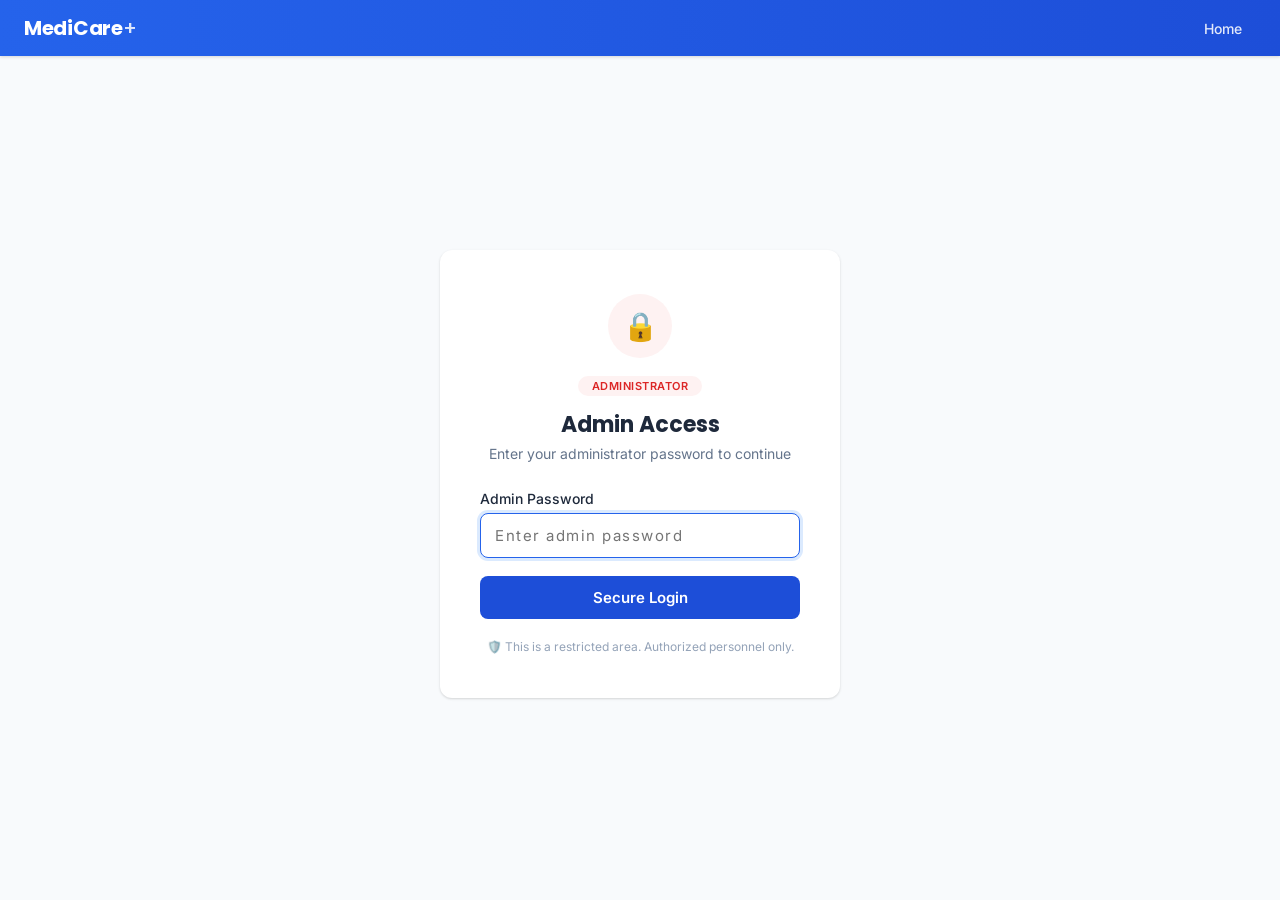
<file: web/admin/login.html>
<!doctype html>
<html lang="en">
<head>
  <meta charset="utf-8" />
  <meta name="viewport" content="width=device-width, initial-scale=1" />
  <title>MediCare+ — Admin Login</title>
  <link rel="preconnect" href="https://fonts.googleapis.com">
  <link rel="preconnect" href="https://fonts.gstatic.com" crossorigin>
  <link href="https://fonts.googleapis.com/css2?family=Inter:wght@400;500;600&family=Poppins:wght@400;500;600;700&display=swap" rel="stylesheet">
  <link rel="stylesheet" href="../navbar.css">
  <style>
    * { box-sizing: border-box; margin: 0; padding: 0; }

    body {
      font-family: 'Inter', 'Poppins', sans-serif;
      background: #F8FAFC;
      min-height: 100vh;
    }

    .page-wrapper {
      min-height: 100vh;
      display: flex;
      align-items: center;
      justify-content: center;
      padding: 80px 16px 32px;
    }

    .card {
      background: #FFFFFF;
      border-radius: 12px;
      box-shadow: 0 1px 3px rgba(0,0,0,0.1), 0 1px 2px rgba(0,0,0,0.06);
      padding: 44px 40px;
      width: 100%;
      max-width: 400px;
      text-align: center;
    }

    .lock-icon {
      width: 64px;
      height: 64px;
      background: #FEF2F2;
      border-radius: 50%;
      display: flex;
      align-items: center;
      justify-content: center;
      font-size: 28px;
      margin: 0 auto 16px;
    }

    .role-label {
      display: inline-block;
      padding: 3px 14px;
      border-radius: 20px;
      font-size: 11px;
      font-weight: 600;
      letter-spacing: 0.5px;
      text-transform: uppercase;
      background: #FEF2F2;
      color: #DC2626;
      margin-bottom: 12px;
    }

    .card-title {
      font-family: 'Poppins', sans-serif;
      font-size: 22px;
      font-weight: 700;
      color: #1E293B;
      margin-bottom: 4px;
    }
    .card-subtitle {
      font-size: 14px;
      color: #64748B;
      margin-bottom: 28px;
    }

    .form-group { margin-bottom: 18px; text-align: left; }
    .form-group label {
      display: block;
      font-size: 14px;
      font-weight: 500;
      color: #1E293B;
      margin-bottom: 6px;
    }
    .form-group input[type="password"] {
      width: 100%;
      padding: 12px 14px;
      border: 1px solid #E2E8F0;
      border-radius: 8px;
      background: #FFFFFF;
      font-size: 15px;
      color: #1E293B;
      font-family: inherit;
      letter-spacing: 0.1em;
      transition: border-color 0.2s, box-shadow 0.2s;
    }
    .form-group input[type="password"]:focus {
      outline: none;
      border-color: #2563EB;
      box-shadow: 0 0 0 3px #DBEAFE;
    }

    .btn-primary {
      background: #1D4ED8;
      color: #fff;
      border: none;
      border-radius: 8px;
      padding: 12px 24px;
      font-size: 15px;
      font-weight: 600;
      cursor: pointer;
      width: 100%;
      font-family: inherit;
      transition: background 0.2s ease;
    }
    .btn-primary:hover { background: #1E40AF; }

    .secure-note {
      margin-top: 20px;
      font-size: 12px;
      color: #94A3B8;
      display: flex;
      align-items: center;
      justify-content: center;
      gap: 5px;
    }


  </style>
</head>
<body>
  <nav class="navbar">
    <a href="../index.html" class="navbar-brand">MediCare<span>+</span></a>
    <div class="navbar-nav">
      <a href="../index.html" class="nav-link">Home</a>
    </div>
  </nav>

  <div class="page-wrapper">
    <div class="card">
      <div class="lock-icon">🔒</div>
      <div class="role-label">Administrator</div>
      <h2 class="card-title">Admin Access</h2>
      <p class="card-subtitle">Enter your administrator password to continue</p>

      <form action="../admin/login" method="POST">
        <div class="form-group">
          <label for="password">Admin Password</label>
          <input type="password" id="password" name="password" placeholder="Enter admin password" required autofocus>
        </div>
        <button type="submit" class="btn-primary">Secure Login</button>
      </form>

      <div class="secure-note">🛡️ This is a restricted area. Authorized personnel only.</div>
    </div>
  </div>
</body>
</html>
</file>
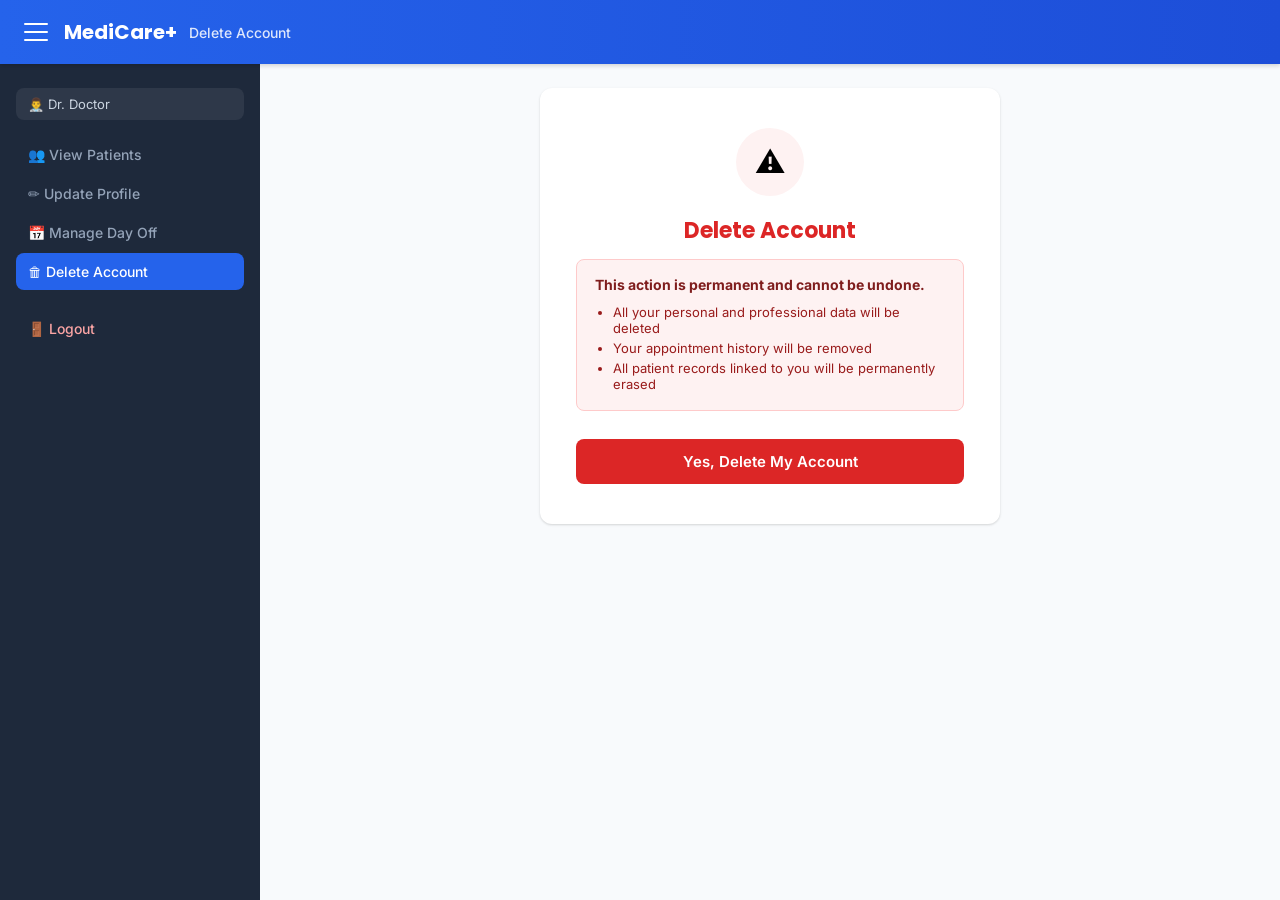
<file: web/doctor/delete-account.html>
<!DOCTYPE html>
<html lang="en">
<head>
  <meta charset="UTF-8">
  <meta name="viewport" content="width=device-width, initial-scale=1.0">
  <title>MediCare+ &#8212; Delete Doctor Account</title>
  <link rel="preconnect" href="https://fonts.googleapis.com">
  <link href="https://fonts.googleapis.com/css2?family=Inter:wght@400;500;600;700&family=Poppins:wght@400;500;600;700&display=swap" rel="stylesheet">
  <style>
    *{margin:0;padding:0;box-sizing:border-box}
    body{font-family:'Inter','Poppins',sans-serif;background:#F8FAFC;min-height:100vh}

    /* ── Navbar ── */
    .navbar{position:fixed;top:0;left:0;right:0;height:64px;background:linear-gradient(to right,#2563EB,#1D4ED8);display:flex;align-items:center;padding:0 24px;z-index:1100;box-shadow:0 2px 4px rgba(0,0,0,0.15)}
    .hamburger-btn{display:flex;flex-direction:column;justify-content:space-between;width:24px;height:18px;cursor:pointer;background:none;border:none;padding:0;margin-right:16px;flex-shrink:0}
    .hamburger-btn span{display:block;height:2px;width:100%;background:white;border-radius:2px}
    .navbar-brand{color:white;font-size:20px;font-weight:700;font-family:'Poppins',sans-serif;margin-right:12px}
    .navbar-title{color:rgba(255,255,255,0.85);font-size:14px;font-weight:500}

    /* ── Sidebar ── */
    .sidebar{position:fixed;left:0;top:64px;width:260px;height:calc(100% - 64px);background:#1E293B;padding:24px 16px;color:white;z-index:1000;overflow-y:auto;transition:transform 0.3s ease}
    .welcome{padding:8px 12px;background:rgba(255,255,255,0.07);border-radius:8px;margin-bottom:16px;font-size:13px;color:#CBD5E1}
    .menu-item{display:block;padding:10px 12px;margin:2px 0;color:#94A3B8;text-decoration:none;border-radius:8px;transition:all 0.2s;font-size:14px;font-weight:500}
    .menu-item:hover{background:rgba(37,99,235,0.25);color:#E2E8F0}
    .menu-item.active{background:#2563EB;color:white}
    .logout-btn{display:block;padding:10px 12px;margin:20px 0 2px;color:#FCA5A5;text-decoration:none;border-radius:8px;transition:all 0.2s;font-size:14px;font-weight:500}
    .logout-btn:hover{background:rgba(220,38,38,0.15)}
    .sidebar-overlay{display:none;position:fixed;inset:0;top:64px;background:rgba(0,0,0,0.4);z-index:999}
    body.sidebar-collapsed .sidebar{transform:translateX(-260px)}
    body.sidebar-collapsed .main-content{margin-left:0}
    body.sidebar-mobile-open .sidebar{transform:translateX(0)}
    body.sidebar-mobile-open .sidebar-overlay{display:block}

    /* ── Main content ── */
    .main-content{margin-left:260px;padding:24px;min-height:100vh;background:#F8FAFC;padding-top:88px;transition:margin-left 0.3s ease;display:flex;align-items:flex-start;justify-content:center}
    @media(max-width:768px){.main-content{margin-left:0!important}.sidebar{transform:translateX(-260px)}}

    /* ── Delete card ── */
    .card{background:#FFFFFF;border-radius:12px;box-shadow:0 1px 3px rgba(0,0,0,0.1),0 1px 2px rgba(0,0,0,0.06);padding:40px 36px;width:100%;max-width:460px;text-align:center}
    .danger-icon{width:68px;height:68px;background:#FEF2F2;border-radius:50%;display:flex;align-items:center;justify-content:center;font-size:30px;margin:0 auto 18px}
    .card-title{font-family:'Poppins',sans-serif;font-size:22px;font-weight:700;color:#DC2626;margin-bottom:12px}
    .warning-box{background:#FEF2F2;border:1px solid #FECACA;border-radius:8px;padding:14px 18px;margin-bottom:28px;text-align:left}
    .warning-box p{font-size:14px;color:#7F1D1D;line-height:1.6}
    .warning-box ul{margin-top:8px;padding-left:18px}
    .warning-box ul li{font-size:13px;color:#991B1B;margin-bottom:4px}
    .btn-danger{background:#DC2626;color:#fff;border:none;border-radius:8px;padding:13px 24px;font-size:15px;font-weight:600;cursor:pointer;width:100%;font-family:inherit;transition:background 0.2s ease}
    .btn-danger:hover{background:#B91C1C}
  </style>
</head>
<body>

  <!-- Navbar -->
  <div class="navbar">
    <button class="hamburger-btn" onclick="toggleSidebar()" aria-label="Toggle menu">
      <span></span><span></span><span></span>
    </button>
    <span class="navbar-brand">MediCare+</span>
    <span class="navbar-title">Delete Account</span>
  </div>
  <div class="sidebar-overlay" onclick="toggleSidebar()"></div>

  <!-- Doctor Sidebar -->
  <div class="sidebar">
    <div class="welcome">&#128104;&#8205;&#9877; Dr. Doctor</div>
    <a href="../doctor/dashboard" class="menu-item">&#128101; View Patients</a>
    <a href="../doctor/profile-edit"       class="menu-item">&#9999; Update Profile</a>
    <a href="../doctor/day-off"           class="menu-item">&#128197; Manage Day Off</a>
    <a href="../doctor/delete-account" class="menu-item active">&#128465; Delete Account</a>
    <a href="../doctor/logout" class="logout-btn">&#128682; Logout</a>
  </div>

  <!-- Main Content -->
  <div class="main-content">
    <div class="card">
      <div class="danger-icon">&#9888;&#65039;</div>
      <h1 class="card-title">Delete Account</h1>

      <div class="warning-box">
        <p><strong>This action is permanent and cannot be undone.</strong></p>
        <ul>
          <li>All your personal and professional data will be deleted</li>
          <li>Your appointment history will be removed</li>
          <li>All patient records linked to you will be permanently erased</li>
        </ul>
      </div>

      <form action="../doctor/delete-account" method="post" onsubmit="return confirm('Are you sure you want to delete your account? This action cannot be undone.');">
        <button type="submit" class="btn-danger">Yes, Delete My Account</button>
      </form>
    </div>
  </div>

  <script>
    var isMobile = function(){ return window.innerWidth <= 768; };
    function toggleSidebar(){
      if(isMobile()){ document.body.classList.toggle('sidebar-mobile-open'); }
      else { document.body.classList.toggle('sidebar-collapsed'); }
    }
    window.addEventListener('resize', function(){
      if(!isMobile()){ document.body.classList.remove('sidebar-mobile-open'); }
      else { document.body.classList.remove('sidebar-collapsed'); }
    });
  </script>
</body>
</html>
</file>
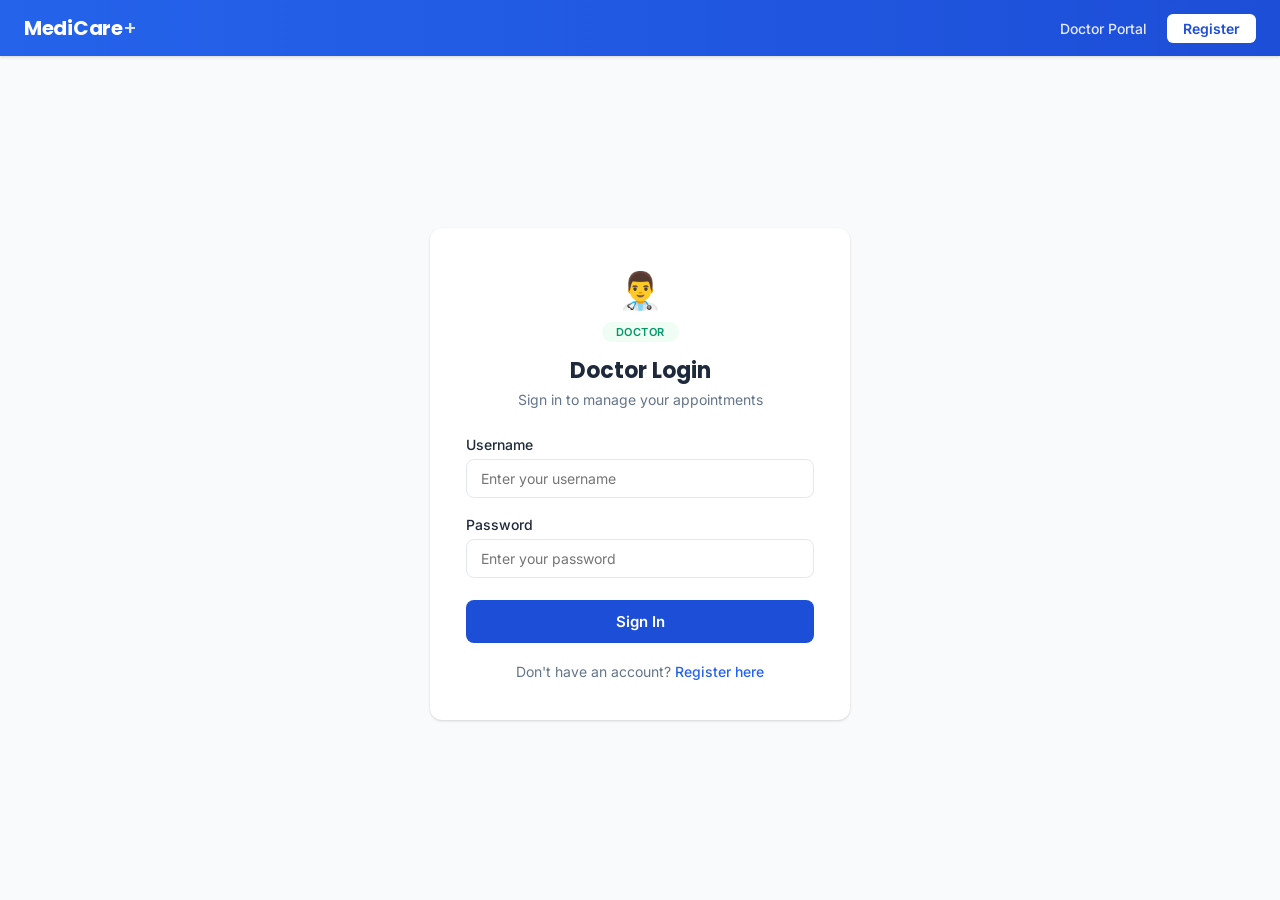
<file: web/doctor/login.html>
<!doctype html>
<html lang="en">
<head>
  <meta charset="utf-8" />
  <meta name="viewport" content="width=device-width, initial-scale=1" />
  <title>MediCare+ — Doctor Login</title>
  <link rel="preconnect" href="https://fonts.googleapis.com">
  <link rel="preconnect" href="https://fonts.gstatic.com" crossorigin>
  <link href="https://fonts.googleapis.com/css2?family=Inter:wght@400;500;600&family=Poppins:wght@400;500;600;700&display=swap" rel="stylesheet">
  <link rel="stylesheet" href="../navbar.css">
  <style>
    * { box-sizing: border-box; margin: 0; padding: 0; }

    body {
      font-family: 'Inter', 'Poppins', sans-serif;
      background: #F8FAFC;
      min-height: 100vh;
    }

    .page-wrapper {
      min-height: 100vh;
      display: flex;
      align-items: center;
      justify-content: center;
      padding: 80px 16px 32px;
    }

    .card {
      background: #FFFFFF;
      border-radius: 12px;
      box-shadow: 0 1px 3px rgba(0,0,0,0.1), 0 1px 2px rgba(0,0,0,0.06);
      padding: 40px 36px;
      width: 100%;
      max-width: 420px;
    }

    .card-header {
      text-align: center;
      margin-bottom: 28px;
    }
    .card-badge { font-size: 36px; margin-bottom: 8px; }
    .role-label {
      display: inline-block;
      padding: 3px 14px;
      border-radius: 20px;
      font-size: 11px;
      font-weight: 600;
      letter-spacing: 0.5px;
      text-transform: uppercase;
      background: #F0FDF4;
      color: #059669;
      margin-bottom: 12px;
    }
    .card-title {
      font-family: 'Poppins', sans-serif;
      font-size: 22px;
      font-weight: 700;
      color: #1E293B;
      margin-bottom: 4px;
    }
    .card-subtitle { font-size: 14px; color: #64748B; }

    .form-group { margin-bottom: 18px; }
    .form-group label {
      display: block;
      font-size: 14px;
      font-weight: 500;
      color: #1E293B;
      margin-bottom: 6px;
    }
    .form-group input {
      width: 100%;
      padding: 10px 14px;
      border: 1px solid #E2E8F0;
      border-radius: 8px;
      background: #FFFFFF;
      font-size: 14px;
      color: #1E293B;
      font-family: inherit;
      transition: border-color 0.2s, box-shadow 0.2s;
    }
    .form-group input:focus {
      outline: none;
      border-color: #2563EB;
      box-shadow: 0 0 0 3px #DBEAFE;
    }

    .btn-primary {
      background: #1D4ED8;
      color: #fff;
      border: none;
      border-radius: 8px;
      padding: 12px 24px;
      font-size: 15px;
      font-weight: 600;
      cursor: pointer;
      width: 100%;
      font-family: inherit;
      margin-top: 4px;
      transition: background 0.2s ease;
    }
    .btn-primary:hover { background: #1E40AF; }

    .form-footer {
      text-align: center;
      margin-top: 20px;
      font-size: 14px;
      color: #64748B;
    }
    .form-footer a {
      color: #2563EB;
      text-decoration: none;
      font-weight: 500;
    }
    .form-footer a:hover { text-decoration: underline; }


  </style>
</head>
<body>
  <nav class="navbar">
    <a href="../index.html" class="navbar-brand">MediCare<span>+</span></a>
    <div class="navbar-nav">
      <a href="../doctor/portal.html" class="nav-link">Doctor Portal</a>
      <a href="../doctor/register.html" class="nav-btn">Register</a>
    </div>
  </nav>

  <div class="page-wrapper">
    <div class="card">
      <div class="card-header">
        <div class="card-badge">👨‍⚕️</div>
        <div class="role-label">Doctor</div>
        <h2 class="card-title">Doctor Login</h2>
        <p class="card-subtitle">Sign in to manage your appointments</p>
      </div>

      <form action="../doctor/login" method="POST">
        <div class="form-group">
          <label for="t1">Username</label>
          <input type="text" id="t1" name="t1" placeholder="Enter your username" required>
        </div>
        <div class="form-group">
          <label for="t2">Password</label>
          <input type="password" id="t2" name="t2" placeholder="Enter your password" required>
        </div>
        <button type="submit" class="btn-primary">Sign In</button>
      </form>

      <div class="form-footer">
        Don't have an account? <a href="../doctor/register.html">Register here</a>
      </div>
    </div>
  </div>
</body>
</html>
</file>
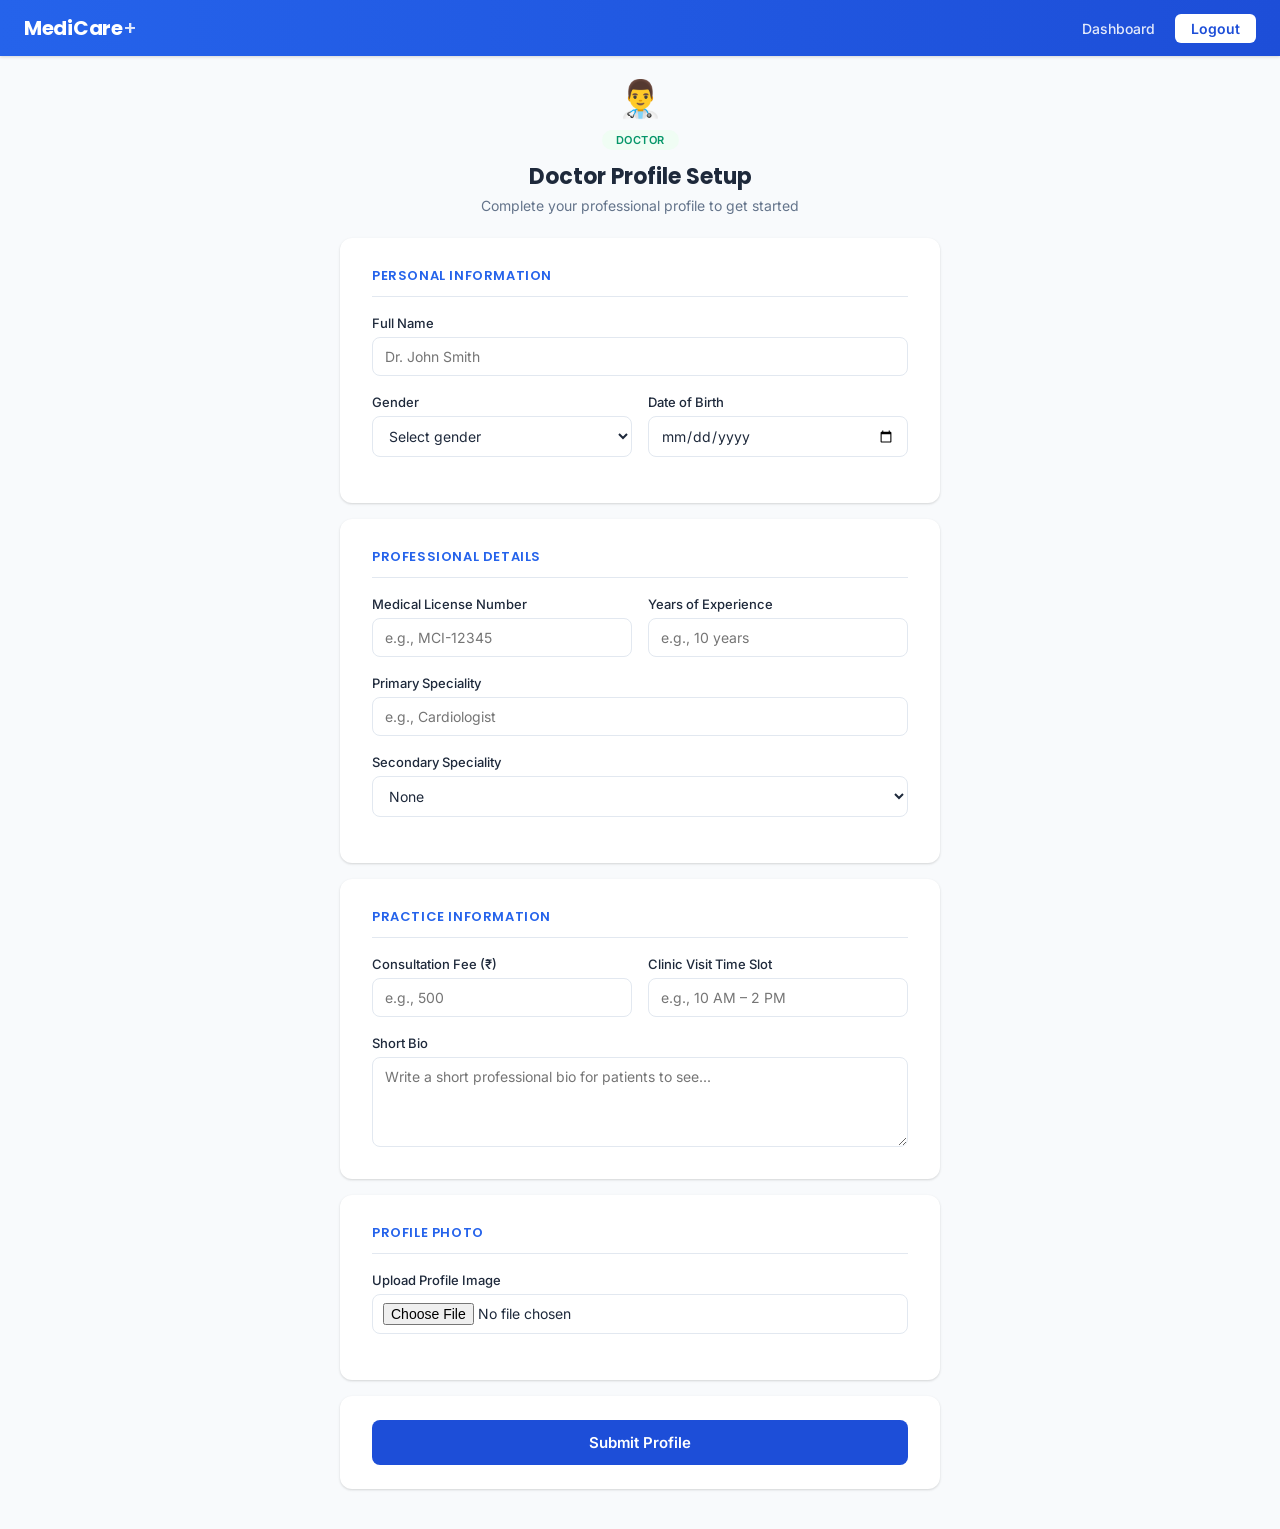
<file: web/doctor/profile-form.html>
<!DOCTYPE html>
<html lang="en">
<head>
  <meta charset="UTF-8">
  <meta name="viewport" content="width=device-width, initial-scale=1.0">
  <title>MediCare+ — Doctor Profile</title>
  <link rel="preconnect" href="https://fonts.googleapis.com">
  <link rel="preconnect" href="https://fonts.gstatic.com" crossorigin>
  <link href="https://fonts.googleapis.com/css2?family=Inter:wght@400;500;600&family=Poppins:wght@400;500;600;700&display=swap" rel="stylesheet">
  <link rel="stylesheet" href="../navbar.css">
  <style>
    * { box-sizing: border-box; margin: 0; padding: 0; }

    body {
      font-family: 'Inter', 'Poppins', sans-serif;
      background: #F8FAFC;
      min-height: 100vh;
    }

    .page-wrapper {
      padding: 76px 16px 40px;
      display: flex;
      justify-content: center;
    }

    .form-container {
      width: 100%;
      max-width: 600px;
    }

    .page-header {
      text-align: center;
      margin-bottom: 24px;
    }
    .page-badge { font-size: 36px; margin-bottom: 8px; }
    .role-label {
      display: inline-block;
      padding: 3px 14px;
      border-radius: 20px;
      font-size: 11px;
      font-weight: 600;
      letter-spacing: 0.5px;
      text-transform: uppercase;
      background: #F0FDF4;
      color: #059669;
      margin-bottom: 10px;
    }
    .page-title {
      font-family: 'Poppins', sans-serif;
      font-size: 22px;
      font-weight: 700;
      color: #1E293B;
      margin-bottom: 4px;
    }
    .page-subtitle { font-size: 14px; color: #64748B; }

    .card {
      background: #FFFFFF;
      border-radius: 12px;
      box-shadow: 0 1px 3px rgba(0,0,0,0.1), 0 1px 2px rgba(0,0,0,0.06);
      padding: 28px 32px;
      margin-bottom: 16px;
    }

    .section-title {
      font-family: 'Poppins', sans-serif;
      font-size: 13px;
      font-weight: 600;
      color: #2563EB;
      text-transform: uppercase;
      letter-spacing: 0.6px;
      margin-bottom: 18px;
      padding-bottom: 10px;
      border-bottom: 1px solid #E2E8F0;
    }

    .form-row {
      display: grid;
      grid-template-columns: 1fr 1fr;
      gap: 16px;
    }

    .form-group { margin-bottom: 18px; }
    .form-group:last-child { margin-bottom: 0; }

    .form-group label {
      display: block;
      font-size: 13px;
      font-weight: 500;
      color: #1E293B;
      margin-bottom: 6px;
    }

    .form-group input[type="text"],
    .form-group input[type="date"],
    .form-group input[type="number"],
    .form-group input[type="file"],
    .form-group select,
    .form-group textarea {
      width: 100%;
      padding: 10px 12px;
      border: 1px solid #E2E8F0;
      border-radius: 8px;
      background: #FFFFFF;
      font-size: 14px;
      color: #1E293B;
      font-family: inherit;
      transition: border-color 0.2s, box-shadow 0.2s;
    }
    .form-group input:focus,
    .form-group select:focus,
    .form-group textarea:focus {
      outline: none;
      border-color: #2563EB;
      box-shadow: 0 0 0 3px #DBEAFE;
    }

    .form-group textarea {
      resize: vertical;
      min-height: 90px;
    }

    .form-group input[type="file"] {
      padding: 8px 10px;
      cursor: pointer;
    }

    .profile-preview-wrapper {
      margin-top: 12px;
      display: flex;
      align-items: center;
      gap: 14px;
    }
    #preview {
      width: 80px;
      height: 80px;
      border-radius: 50%;
      object-fit: cover;
      border: 2px solid #E2E8F0;
      display: none;
    }

    .submit-card {
      background: #FFFFFF;
      border-radius: 12px;
      box-shadow: 0 1px 3px rgba(0,0,0,0.1), 0 1px 2px rgba(0,0,0,0.06);
      padding: 24px 32px;
    }
    .btn-primary {
      background: #1D4ED8;
      color: #fff;
      border: none;
      border-radius: 8px;
      padding: 13px 24px;
      font-size: 15px;
      font-weight: 600;
      cursor: pointer;
      width: 100%;
      font-family: inherit;
      transition: background 0.2s ease;
    }
    .btn-primary:hover { background: #1E40AF; }

    @media (max-width: 520px) {
      .form-row { grid-template-columns: 1fr; }
      .card { padding: 20px; }
    }
  </style>
</head>
<body>
  <nav class="navbar">
    <a href="../index.html" class="navbar-brand">MediCare<span>+</span></a>
    <div class="navbar-nav">
      <a href="../doctor/dashboard" class="nav-link">Dashboard</a>
      <a href="../doctor/logout" class="nav-btn">Logout</a>
    </div>
  </nav>

  <div class="page-wrapper">
    <div class="form-container">
      <div class="page-header">
        <div class="page-badge">👨‍⚕️</div>
        <div class="role-label">Doctor</div>
        <h1 class="page-title">Doctor Profile Setup</h1>
        <p class="page-subtitle">Complete your professional profile to get started</p>
      </div>

      <form id="doctorForm" action="../doctor/profile" method="post" enctype="multipart/form-data">

        <!-- Personal Information -->
        <div class="card">
          <div class="section-title">Personal Information</div>
          <div class="form-group">
            <label for="fullName">Full Name</label>
            <input type="text" id="fullName" name="fullName" placeholder="Dr. John Smith" required>
          </div>
          <div class="form-row">
            <div class="form-group">
              <label for="gender">Gender</label>
              <select id="gender" name="gender" required>
                <option value="">Select gender</option>
                <option value="male">Male</option>
                <option value="female">Female</option>
                <option value="other">Other</option>
              </select>
            </div>
            <div class="form-group">
              <label for="dob">Date of Birth</label>
              <input type="date" id="dob" name="dob" required>
            </div>
          </div>
        </div>

        <!-- Professional Details -->
        <div class="card">
          <div class="section-title">Professional Details</div>
          <div class="form-row">
            <div class="form-group">
              <label for="license">Medical License Number</label>
              <input type="text" id="license" name="license" placeholder="e.g., MCI-12345" required>
            </div>
            <div class="form-group">
              <label for="experience">Years of Experience</label>
              <input type="text" id="experience" name="experience" placeholder="e.g., 10 years" required>
            </div>
          </div>
          <div class="form-group">
            <label for="primarySpeciality">Primary Speciality</label>
            <input type="text" id="primarySpeciality" name="primarySpeciality" placeholder="e.g., Cardiologist" required>
          </div>
          <div class="form-group">
            <label for="secondarySpeciality">Secondary Speciality</label>
            <select id="secondarySpeciality" name="secondarySpeciality">
              <option value="none">None</option>
              <option value="custom">Other (Specify below)</option>
            </select>
          </div>
          <div class="form-group" id="customSpecialityGroup" style="display: none;">
            <label for="customSpeciality">Specify Secondary Speciality</label>
            <input type="text" id="customSpeciality" name="customSpeciality" placeholder="Enter your secondary speciality">
          </div>
        </div>

        <!-- Practice Info -->
        <div class="card">
          <div class="section-title">Practice Information</div>
          <div class="form-row">
            <div class="form-group">
              <label for="fee">Consultation Fee (₹)</label>
              <input type="number" id="fee" name="fee" placeholder="e.g., 500" min="0" required>
            </div>
            <div class="form-group">
              <label for="timeSlot">Clinic Visit Time Slot</label>
              <input type="text" id="timeSlot" name="timeSlot" placeholder="e.g., 10 AM – 2 PM" required>
            </div>
          </div>
          <div class="form-group">
            <label for="bio">Short Bio</label>
            <textarea id="bio" name="bio" placeholder="Write a short professional bio for patients to see..." required></textarea>
          </div>
        </div>

        <!-- Profile Photo -->
        <div class="card">
          <div class="section-title">Profile Photo</div>
          <div class="form-group">
            <label for="profileImage">Upload Profile Image</label>
            <input type="file" id="profileImage" name="profileImage" accept="image/*" required>
          </div>
          <div class="profile-preview-wrapper">
            <img id="preview" alt="Profile Preview">
          </div>
        </div>

        <div class="submit-card">
          <button type="submit" class="btn-primary">Submit Profile</button>
        </div>

      </form>
    </div>
  </div>

  <script>
    const profileImage = document.getElementById("profileImage");
    const preview = document.getElementById("preview");
    const secondarySpeciality = document.getElementById("secondarySpeciality");
    const customSpeciality = document.getElementById("customSpeciality");

    // Show/Hide secondary speciality input
    secondarySpeciality.addEventListener("change", () => {
      if (secondarySpeciality.value === "custom") {
        customSpeciality.style.display = "block";
        document.getElementById("customSpecialityGroup").style.display = "block";
        customSpeciality.required = true;
      } else {
        document.getElementById("customSpecialityGroup").style.display = "none";
        customSpeciality.style.display = "none";
        customSpeciality.required = false;
      }
    });

    // Image preview
    profileImage.addEventListener("change", (event) => {
      const file = event.target.files[0];
      if (file) {
        const reader = new FileReader();
        reader.onload = (e) => {
          preview.src = e.target.result;
          preview.style.display = "block";
        };
        reader.readAsDataURL(file);
      }
    });

    // ✓ Form submit handler REMOVED - form will now submit to servlet
  </script>
</body>
</html>
</file>
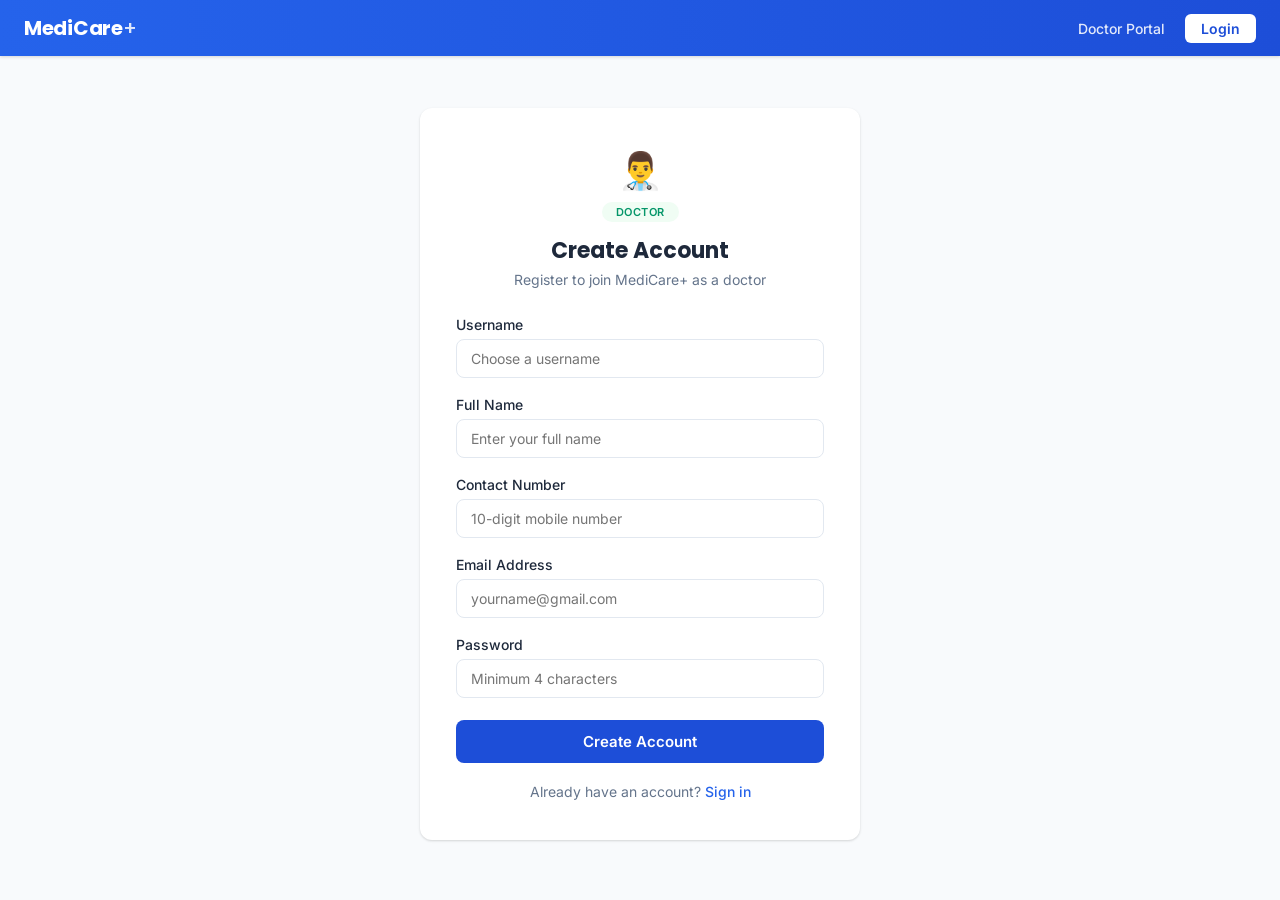
<file: web/doctor/register.html>
<!doctype html>
<html lang="en">
<head>
  <meta charset="utf-8" />
  <meta name="viewport" content="width=device-width, initial-scale=1" />
  <title>MediCare+ — Doctor Registration</title>
  <link rel="preconnect" href="https://fonts.googleapis.com">
  <link rel="preconnect" href="https://fonts.gstatic.com" crossorigin>
  <link href="https://fonts.googleapis.com/css2?family=Inter:wght@400;500;600&family=Poppins:wght@400;500;600;700&display=swap" rel="stylesheet">
  <link rel="stylesheet" href="../navbar.css">
  <style>
    * { box-sizing: border-box; margin: 0; padding: 0; }

    body {
      font-family: 'Inter', 'Poppins', sans-serif;
      background: #F8FAFC;
      min-height: 100vh;
    }

    .page-wrapper {
      min-height: 100vh;
      display: flex;
      align-items: center;
      justify-content: center;
      padding: 80px 16px 32px;
    }

    .card {
      background: #FFFFFF;
      border-radius: 12px;
      box-shadow: 0 1px 3px rgba(0,0,0,0.1), 0 1px 2px rgba(0,0,0,0.06);
      padding: 40px 36px;
      width: 100%;
      max-width: 440px;
    }

    .card-header {
      text-align: center;
      margin-bottom: 28px;
    }
    .card-badge { font-size: 36px; margin-bottom: 8px; }
    .role-label {
      display: inline-block;
      padding: 3px 14px;
      border-radius: 20px;
      font-size: 11px;
      font-weight: 600;
      letter-spacing: 0.5px;
      text-transform: uppercase;
      background: #F0FDF4;
      color: #059669;
      margin-bottom: 12px;
    }
    .card-title {
      font-family: 'Poppins', sans-serif;
      font-size: 22px;
      font-weight: 700;
      color: #1E293B;
      margin-bottom: 4px;
    }
    .card-subtitle { font-size: 14px; color: #64748B; }

    .form-group { margin-bottom: 18px; }
    .form-group label {
      display: block;
      font-size: 14px;
      font-weight: 500;
      color: #1E293B;
      margin-bottom: 6px;
    }
    .form-group input {
      width: 100%;
      padding: 10px 14px;
      border: 1px solid #E2E8F0;
      border-radius: 8px;
      background: #FFFFFF;
      font-size: 14px;
      color: #1E293B;
      font-family: inherit;
      transition: border-color 0.2s, box-shadow 0.2s;
    }
    .form-group input:focus {
      outline: none;
      border-color: #2563EB;
      box-shadow: 0 0 0 3px #DBEAFE;
    }

    .btn-primary {
      background: #1D4ED8;
      color: #fff;
      border: none;
      border-radius: 8px;
      padding: 12px 24px;
      font-size: 15px;
      font-weight: 600;
      cursor: pointer;
      width: 100%;
      font-family: inherit;
      margin-top: 4px;
      transition: background 0.2s ease;
    }
    .btn-primary:hover { background: #1E40AF; }

    .form-footer {
      text-align: center;
      margin-top: 20px;
      font-size: 14px;
      color: #64748B;
    }
    .form-footer a {
      color: #2563EB;
      text-decoration: none;
      font-weight: 500;
    }
    .form-footer a:hover { text-decoration: underline; }


  </style>
</head>
<body>
  <nav class="navbar">
    <a href="../index.html" class="navbar-brand">MediCare<span>+</span></a>
    <div class="navbar-nav">
      <a href="../doctor/portal.html" class="nav-link">Doctor Portal</a>
      <a href="../doctor/login.html" class="nav-btn">Login</a>
    </div>
  </nav>

  <div class="page-wrapper">
    <div class="card">
      <div class="card-header">
        <div class="card-badge">👨‍⚕️</div>
        <div class="role-label">Doctor</div>
        <h2 class="card-title">Create Account</h2>
        <p class="card-subtitle">Register to join MediCare+ as a doctor</p>
      </div>

      <form action="../doctor/register" method="POST" onsubmit="return validateForm()">
        <div class="form-group">
          <label for="username">Username</label>
          <input type="text" id="username" name="t1" placeholder="Choose a username" required>
        </div>
        <div class="form-group">
          <label for="name">Full Name</label>
          <input type="text" id="name" name="t2" placeholder="Enter your full name" required>
        </div>
        <div class="form-group">
          <label for="cn">Contact Number</label>
          <input type="text" id="cn" name="t3" placeholder="10-digit mobile number" required>
        </div>
        <div class="form-group">
          <label for="email">Email Address</label>
          <input type="text" id="email" name="t4" placeholder="yourname@gmail.com" required>
        </div>
        <div class="form-group">
          <label for="password">Password</label>
          <input type="password" id="password" name="t5" placeholder="Minimum 4 characters" required>
        </div>
        <button type="submit" class="btn-primary">Create Account</button>
      </form>

      <div class="form-footer">
        Already have an account? <a href="../doctor/login.html">Sign in</a>
      </div>
    </div>
  </div>

  <script>
    function validateForm() {
      const username = document.getElementById('username').value.trim();
      const name = document.getElementById('name').value.trim();
      const cn = document.getElementById('cn').value.trim();
      const email = document.getElementById('email').value.trim();
      const password = document.getElementById('password').value.trim();

      if(username.length < 3) {
        alert('Username must be at least 3 characters');
        return false;
      }

      if(name.length <= 2) {
        alert('Name must be greater than 2 letters');
        return false;
      }

      const cnRegex = /^\d{10}$/;
      if(!cnRegex.test(cn)) {
        alert('Contact Number must be exactly 10 digits');
        return false;
      }

      const emailRegex = /^[a-zA-Z0-9._%+-]+@gmail\.com$/;
      if(!emailRegex.test(email)) {
        alert('Email must be a valid Gmail address');
        return false;
      }

      if(password.length < 4) {
        alert('Password must be at least 4 characters');
        return false;
      }

      return true;
    }
  </script>
</body>
</html>
</file>
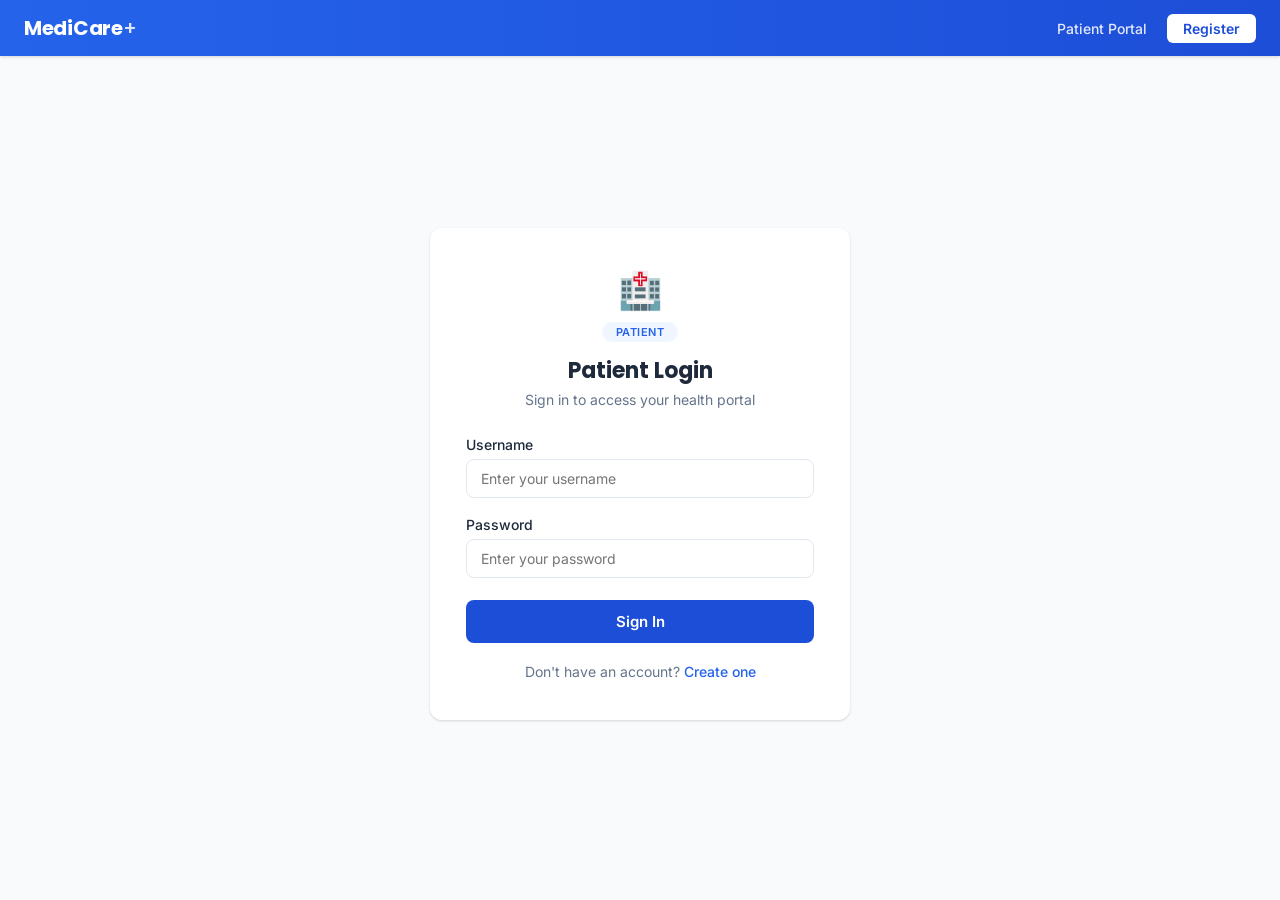
<file: web/patient/login.html>
<!doctype html>
<html lang="en">
<head>
  <meta charset="utf-8" />
  <meta name="viewport" content="width=device-width, initial-scale=1" />
  <title>MediCare+ — Patient Login</title>
  <link rel="preconnect" href="https://fonts.googleapis.com">
  <link rel="preconnect" href="https://fonts.gstatic.com" crossorigin>
  <link href="https://fonts.googleapis.com/css2?family=Inter:wght@400;500;600&family=Poppins:wght@400;500;600;700&display=swap" rel="stylesheet">
  <link rel="stylesheet" href="../navbar.css">
  <style>
    * { box-sizing: border-box; margin: 0; padding: 0; }

    body {
      font-family: 'Inter', 'Poppins', sans-serif;
      background: #F8FAFC;
      min-height: 100vh;
    }

    .page-wrapper {
      min-height: 100vh;
      display: flex;
      align-items: center;
      justify-content: center;
      padding: 80px 16px 32px;
    }

    .card {
      background: #FFFFFF;
      border-radius: 12px;
      box-shadow: 0 1px 3px rgba(0,0,0,0.1), 0 1px 2px rgba(0,0,0,0.06);
      padding: 40px 36px;
      width: 100%;
      max-width: 420px;
    }

    .card-header {
      text-align: center;
      margin-bottom: 28px;
    }
    .card-badge { font-size: 36px; margin-bottom: 8px; }
    .role-label {
      display: inline-block;
      padding: 3px 14px;
      border-radius: 20px;
      font-size: 11px;
      font-weight: 600;
      letter-spacing: 0.5px;
      text-transform: uppercase;
      background: #EFF6FF;
      color: #2563EB;
      margin-bottom: 12px;
    }
    .card-title {
      font-family: 'Poppins', sans-serif;
      font-size: 22px;
      font-weight: 700;
      color: #1E293B;
      margin-bottom: 4px;
    }
    .card-subtitle {
      font-size: 14px;
      color: #64748B;
    }

    .form-group { margin-bottom: 18px; }
    .form-group label {
      display: block;
      font-size: 14px;
      font-weight: 500;
      color: #1E293B;
      margin-bottom: 6px;
    }
    .form-group input {
      width: 100%;
      padding: 10px 14px;
      border: 1px solid #E2E8F0;
      border-radius: 8px;
      background: #FFFFFF;
      font-size: 14px;
      color: #1E293B;
      font-family: inherit;
      transition: border-color 0.2s, box-shadow 0.2s;
    }
    .form-group input:focus {
      outline: none;
      border-color: #2563EB;
      box-shadow: 0 0 0 3px #DBEAFE;
    }

    .btn-primary {
      background: #1D4ED8;
      color: #fff;
      border: none;
      border-radius: 8px;
      padding: 12px 24px;
      font-size: 15px;
      font-weight: 600;
      cursor: pointer;
      width: 100%;
      font-family: inherit;
      margin-top: 4px;
      transition: background 0.2s ease;
    }
    .btn-primary:hover { background: #1E40AF; }

    .form-footer {
      text-align: center;
      margin-top: 20px;
      font-size: 14px;
      color: #64748B;
    }
    .form-footer a {
      color: #2563EB;
      text-decoration: none;
      font-weight: 500;
    }
    .form-footer a:hover { text-decoration: underline; }


  </style>
</head>
<body>
  <nav class="navbar">
    <a href="../index.html" class="navbar-brand">MediCare<span>+</span></a>
    <div class="navbar-nav">
      <a href="../patient/portal.html" class="nav-link">Patient Portal</a>
      <a href="../patient/register.html" class="nav-btn">Register</a>
    </div>
  </nav>

  <div class="page-wrapper">
    <div class="card">
      <div class="card-header">
        <div class="card-badge">🏥</div>
        <div class="role-label">Patient</div>
        <h2 class="card-title">Patient Login</h2>
        <p class="card-subtitle">Sign in to access your health portal</p>
      </div>

      <form action="../patient/login" method="POST">
        <div class="form-group">
          <label for="t1">Username</label>
          <input type="text" id="t1" name="t1" placeholder="Enter your username" required>
        </div>
        <div class="form-group">
          <label for="t2">Password</label>
          <input type="password" id="t2" name="t2" placeholder="Enter your password" required>
        </div>
        <button type="submit" class="btn-primary">Sign In</button>
      </form>

      <div class="form-footer">
        Don't have an account? <a href="../patient/register.html">Create one</a>
      </div>
    </div>
  </div>
</body>
</html>
</file>
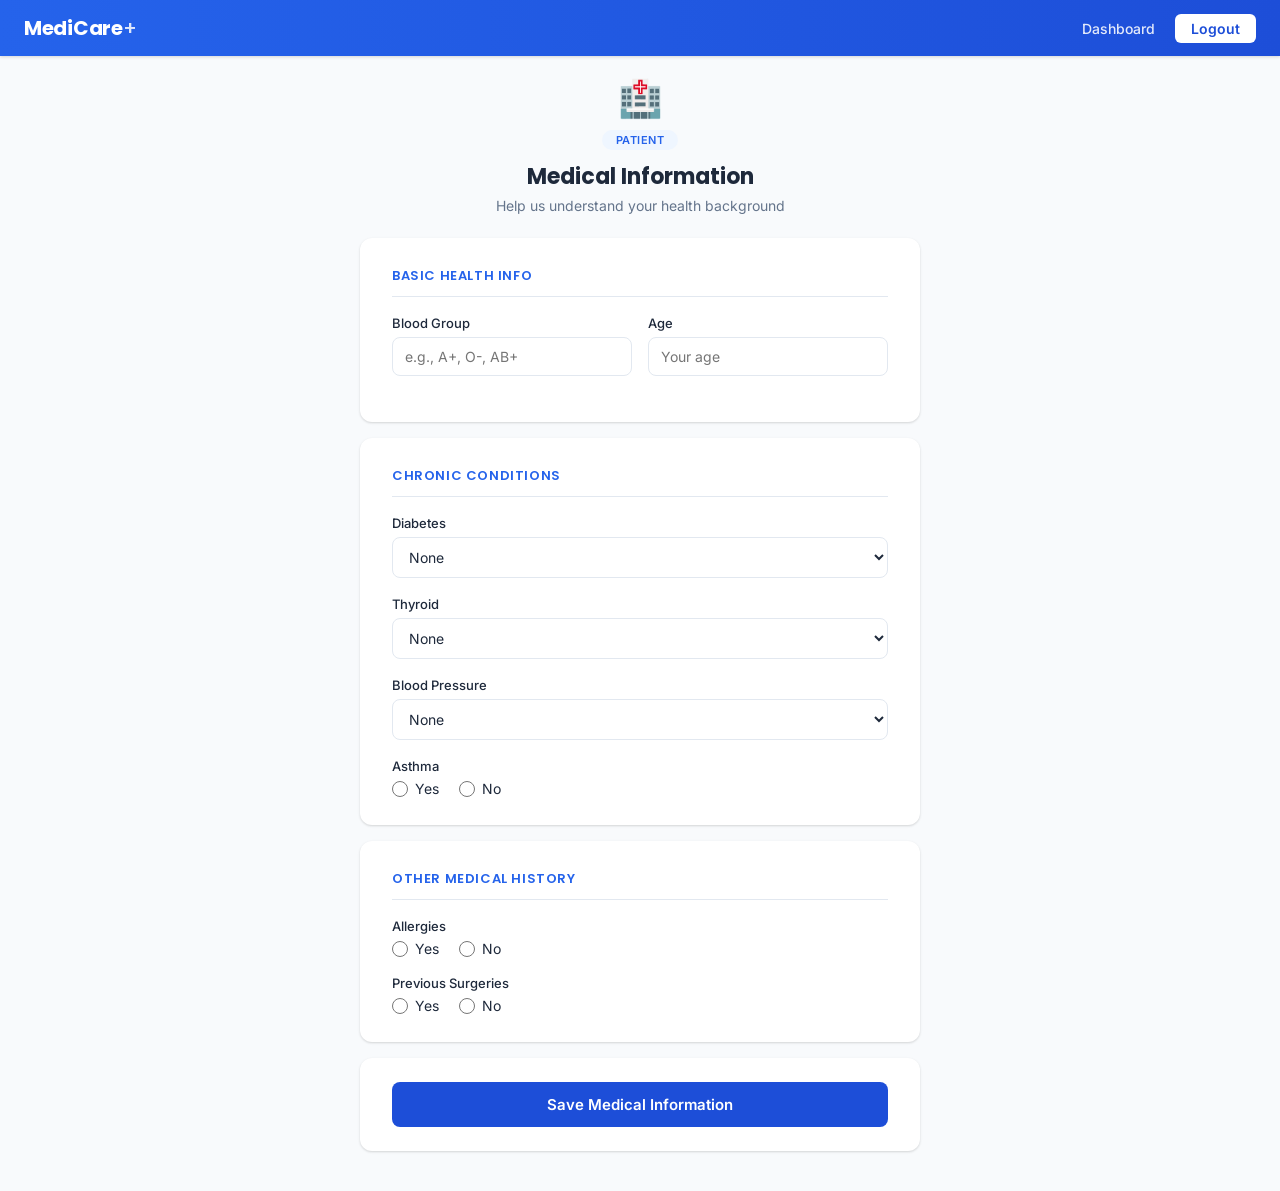
<file: web/patient/medical-form.html>
<!DOCTYPE html>
<html lang="en">
<head>
  <meta charset="UTF-8">
  <meta name="viewport" content="width=device-width, initial-scale=1.0">
  <title>MediCare+ — Medical Information</title>
  <link rel="preconnect" href="https://fonts.googleapis.com">
  <link rel="preconnect" href="https://fonts.gstatic.com" crossorigin>
  <link href="https://fonts.googleapis.com/css2?family=Inter:wght@400;500;600&family=Poppins:wght@400;500;600;700&display=swap" rel="stylesheet">
  <link rel="stylesheet" href="../navbar.css">
  <style>
    * { box-sizing: border-box; margin: 0; padding: 0; }

    body {
      font-family: 'Inter', 'Poppins', sans-serif;
      background: #F8FAFC;
      min-height: 100vh;
    }

    .page-wrapper {
      padding: 76px 16px 40px;
      display: flex;
      justify-content: center;
    }

    .form-container {
      width: 100%;
      max-width: 560px;
    }

    .page-header {
      text-align: center;
      margin-bottom: 24px;
    }
    .page-badge { font-size: 36px; margin-bottom: 8px; }
    .role-label {
      display: inline-block;
      padding: 3px 14px;
      border-radius: 20px;
      font-size: 11px;
      font-weight: 600;
      letter-spacing: 0.5px;
      text-transform: uppercase;
      background: #EFF6FF;
      color: #2563EB;
      margin-bottom: 10px;
    }
    .page-title {
      font-family: 'Poppins', sans-serif;
      font-size: 22px;
      font-weight: 700;
      color: #1E293B;
      margin-bottom: 4px;
    }
    .page-subtitle { font-size: 14px; color: #64748B; }

    .card {
      background: #FFFFFF;
      border-radius: 12px;
      box-shadow: 0 1px 3px rgba(0,0,0,0.1), 0 1px 2px rgba(0,0,0,0.06);
      padding: 28px 32px;
      margin-bottom: 16px;
    }

    .section-title {
      font-family: 'Poppins', sans-serif;
      font-size: 13px;
      font-weight: 600;
      color: #2563EB;
      text-transform: uppercase;
      letter-spacing: 0.6px;
      margin-bottom: 18px;
      padding-bottom: 10px;
      border-bottom: 1px solid #E2E8F0;
    }

    .form-row {
      display: grid;
      grid-template-columns: 1fr 1fr;
      gap: 16px;
    }

    .form-group { margin-bottom: 18px; }
    .form-group:last-child { margin-bottom: 0; }

    .form-group label {
      display: block;
      font-size: 13px;
      font-weight: 500;
      color: #1E293B;
      margin-bottom: 6px;
    }

    .form-group input[type="text"],
    .form-group input[type="number"],
    .form-group select {
      width: 100%;
      padding: 10px 12px;
      border: 1px solid #E2E8F0;
      border-radius: 8px;
      background: #FFFFFF;
      font-size: 14px;
      color: #1E293B;
      font-family: inherit;
      transition: border-color 0.2s, box-shadow 0.2s;
    }
    .form-group input:focus,
    .form-group select:focus {
      outline: none;
      border-color: #2563EB;
      box-shadow: 0 0 0 3px #DBEAFE;
    }

    .radio-group {
      display: flex;
      gap: 20px;
      margin-top: 2px;
    }
    .radio-group label {
      display: flex;
      align-items: center;
      gap: 7px;
      font-size: 14px;
      font-weight: 400;
      color: #1E293B;
      cursor: pointer;
      margin-bottom: 0;
    }
    .radio-group input[type="radio"] {
      width: 16px;
      height: 16px;
      accent-color: #2563EB;
      cursor: pointer;
    }

    .submit-card {
      background: #FFFFFF;
      border-radius: 12px;
      box-shadow: 0 1px 3px rgba(0,0,0,0.1), 0 1px 2px rgba(0,0,0,0.06);
      padding: 24px 32px;
    }
    .btn-primary {
      background: #1D4ED8;
      color: #fff;
      border: none;
      border-radius: 8px;
      padding: 13px 24px;
      font-size: 15px;
      font-weight: 600;
      cursor: pointer;
      width: 100%;
      font-family: inherit;
      transition: background 0.2s ease;
    }
    .btn-primary:hover { background: #1E40AF; }

    @media (max-width: 520px) {
      .form-row { grid-template-columns: 1fr; }
      .card { padding: 20px; }
    }
  </style>
</head>
<body>
  <nav class="navbar">
    <a href="../index.html" class="navbar-brand">MediCare<span>+</span></a>
    <div class="navbar-nav">
      <a href="../patient/dashboard" class="nav-link">Dashboard</a>
      <a href="../patient/logout" class="nav-btn">Logout</a>
    </div>
  </nav>

  <div class="page-wrapper">
    <div class="form-container">
      <div class="page-header">
        <div class="page-badge">🏥</div>
        <div class="role-label">Patient</div>
        <h1 class="page-title">Medical Information</h1>
        <p class="page-subtitle">Help us understand your health background</p>
      </div>

      <form action="../patient/medical-info" method="post">

        <!-- Basic Health -->
        <div class="card">
          <div class="section-title">Basic Health Info</div>
          <div class="form-row">
            <div class="form-group">
              <label for="bloodGroup">Blood Group</label>
              <input type="text" id="bloodGroup" name="bloodGroup" placeholder="e.g., A+, O-, AB+" required>
            </div>
            <div class="form-group">
              <label for="age">Age</label>
              <input type="number" id="age" name="age" min="0" max="110" placeholder="Your age" required>
            </div>
          </div>
        </div>

        <!-- Chronic Conditions -->
        <div class="card">
          <div class="section-title">Chronic Conditions</div>
          <div class="form-group">
            <label for="diabetes">Diabetes</label>
            <select id="diabetes" name="diabetes">
              <option value="none">None</option>
              <option value="type1">Type 1</option>
              <option value="type2">Type 2</option>
              <option value="pre-diabetic">Pre-diabetic</option>
              <option value="gestational">Gestational</option>
            </select>
          </div>
          <div class="form-group">
            <label for="thyroid">Thyroid</label>
            <select id="thyroid" name="thyroid">
              <option value="none">None</option>
              <option value="hypothyroidism">Hypothyroidism</option>
              <option value="hyperthyroidism">Hyperthyroidism</option>
              <option value="parathyroidism">Parathyroidism</option>
            </select>
          </div>
          <div class="form-group">
            <label for="bp">Blood Pressure</label>
            <select id="bp" name="bp">
              <option value="none">None</option>
              <option value="hypertension">Hypertension (High BP)</option>
              <option value="hypotension">Hypotension (Low BP)</option>
            </select>
          </div>
          <div class="form-group">
            <label>Asthma</label>
            <div class="radio-group">
              <label><input type="radio" name="asthma" value="yes" required> Yes</label>
              <label><input type="radio" name="asthma" value="no"> No</label>
            </div>
          </div>
        </div>

        <!-- Other Medical History -->
        <div class="card">
          <div class="section-title">Other Medical History</div>
          <div class="form-group">
            <label>Allergies</label>
            <div class="radio-group">
              <label><input type="radio" name="allergies" value="yes" required> Yes</label>
              <label><input type="radio" name="allergies" value="no"> No</label>
            </div>
          </div>
          <div class="form-group">
            <label>Previous Surgeries</label>
            <div class="radio-group">
              <label><input type="radio" name="surgeries" value="yes" required> Yes</label>
              <label><input type="radio" name="surgeries" value="no"> No</label>
            </div>
          </div>
        </div>

        <div class="submit-card">
          <button type="submit" class="btn-primary">Save Medical Information</button>
        </div>

      </form>
    </div>
  </div>
</body>
</html>
</file>
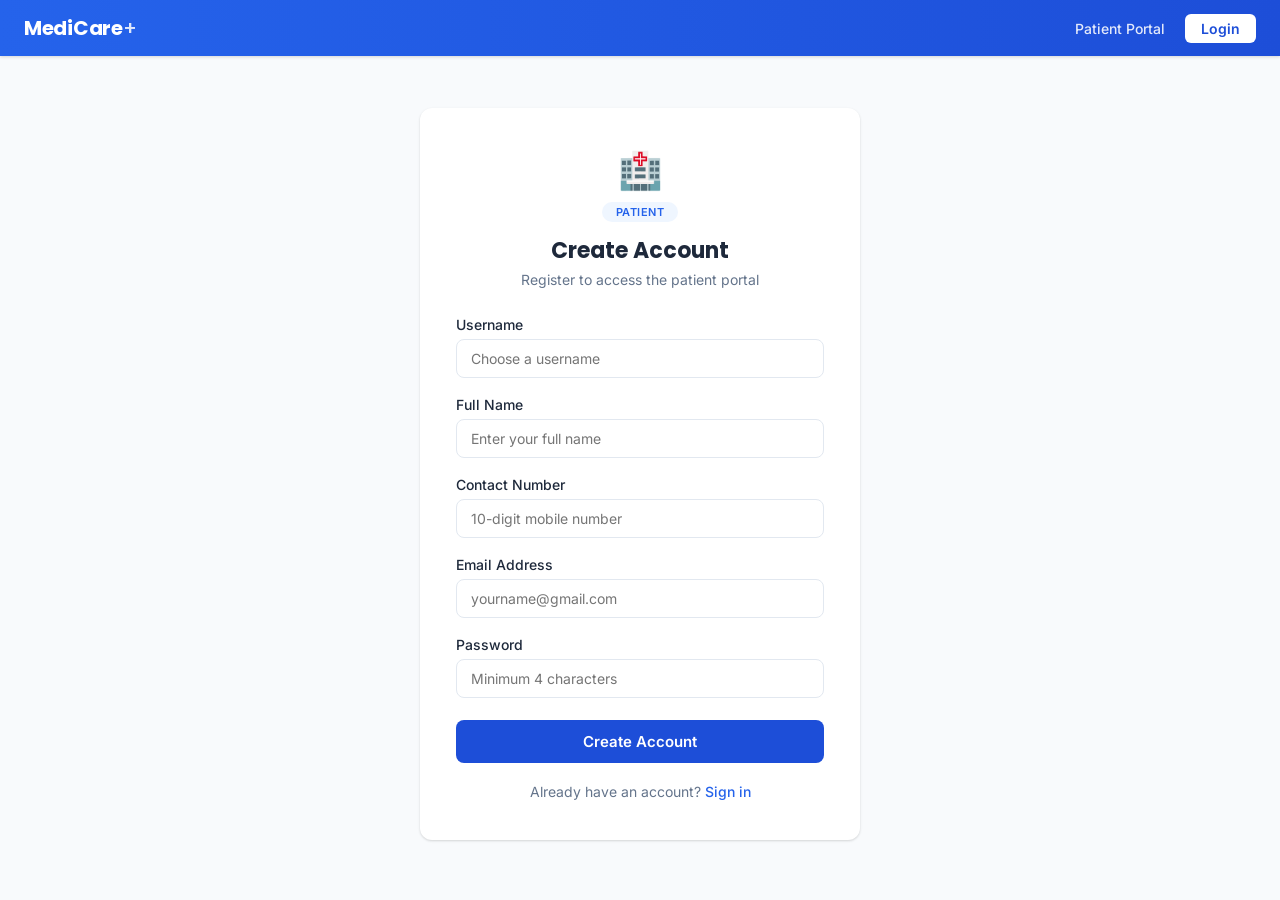
<file: web/patient/register.html>
<!doctype html>
<html lang="en">
<head>
  <meta charset="utf-8" />
  <meta name="viewport" content="width=device-width, initial-scale=1" />
  <title>MediCare+ — Patient Registration</title>
  <link rel="preconnect" href="https://fonts.googleapis.com">
  <link rel="preconnect" href="https://fonts.gstatic.com" crossorigin>
  <link href="https://fonts.googleapis.com/css2?family=Inter:wght@400;500;600&family=Poppins:wght@400;500;600;700&display=swap" rel="stylesheet">
  <link rel="stylesheet" href="../navbar.css">
  <style>
    * { box-sizing: border-box; margin: 0; padding: 0; }

    body {
      font-family: 'Inter', 'Poppins', sans-serif;
      background: #F8FAFC;
      min-height: 100vh;
    }

    .page-wrapper {
      min-height: 100vh;
      display: flex;
      align-items: center;
      justify-content: center;
      padding: 80px 16px 32px;
    }

    .card {
      background: #FFFFFF;
      border-radius: 12px;
      box-shadow: 0 1px 3px rgba(0,0,0,0.1), 0 1px 2px rgba(0,0,0,0.06);
      padding: 40px 36px;
      width: 100%;
      max-width: 440px;
    }

    .card-header {
      text-align: center;
      margin-bottom: 28px;
    }
    .card-badge { font-size: 36px; margin-bottom: 8px; }
    .role-label {
      display: inline-block;
      padding: 3px 14px;
      border-radius: 20px;
      font-size: 11px;
      font-weight: 600;
      letter-spacing: 0.5px;
      text-transform: uppercase;
      background: #EFF6FF;
      color: #2563EB;
      margin-bottom: 12px;
    }
    .card-title {
      font-family: 'Poppins', sans-serif;
      font-size: 22px;
      font-weight: 700;
      color: #1E293B;
      margin-bottom: 4px;
    }
    .card-subtitle { font-size: 14px; color: #64748B; }

    .form-group { margin-bottom: 18px; }
    .form-group label {
      display: block;
      font-size: 14px;
      font-weight: 500;
      color: #1E293B;
      margin-bottom: 6px;
    }
    .form-group input {
      width: 100%;
      padding: 10px 14px;
      border: 1px solid #E2E8F0;
      border-radius: 8px;
      background: #FFFFFF;
      font-size: 14px;
      color: #1E293B;
      font-family: inherit;
      transition: border-color 0.2s, box-shadow 0.2s;
    }
    .form-group input:focus {
      outline: none;
      border-color: #2563EB;
      box-shadow: 0 0 0 3px #DBEAFE;
    }

    .btn-primary {
      background: #1D4ED8;
      color: #fff;
      border: none;
      border-radius: 8px;
      padding: 12px 24px;
      font-size: 15px;
      font-weight: 600;
      cursor: pointer;
      width: 100%;
      font-family: inherit;
      margin-top: 4px;
      transition: background 0.2s ease;
    }
    .btn-primary:hover { background: #1E40AF; }

    .form-footer {
      text-align: center;
      margin-top: 20px;
      font-size: 14px;
      color: #64748B;
    }
    .form-footer a {
      color: #2563EB;
      text-decoration: none;
      font-weight: 500;
    }
    .form-footer a:hover { text-decoration: underline; }


  </style>
</head>
<body>
  <nav class="navbar">
    <a href="../index.html" class="navbar-brand">MediCare<span>+</span></a>
    <div class="navbar-nav">
      <a href="../patient/portal.html" class="nav-link">Patient Portal</a>
      <a href="../patient/login.html" class="nav-btn">Login</a>
    </div>
  </nav>

  <div class="page-wrapper">
    <div class="card">
      <div class="card-header">
        <div class="card-badge">🏥</div>
        <div class="role-label">Patient</div>
        <h2 class="card-title">Create Account</h2>
        <p class="card-subtitle">Register to access the patient portal</p>
      </div>

      <form action="../patient/register" method="POST" onsubmit="return validateForm()">
        <div class="form-group">
          <label for="username">Username</label>
          <input type="text" id="username" name="t1" placeholder="Choose a username" required>
        </div>
        <div class="form-group">
          <label for="name">Full Name</label>
          <input type="text" id="name" name="t2" placeholder="Enter your full name" required>
        </div>
        <div class="form-group">
          <label for="cn">Contact Number</label>
          <input type="text" id="cn" name="t3" placeholder="10-digit mobile number" required>
        </div>
        <div class="form-group">
          <label for="email">Email Address</label>
          <input type="text" id="email" name="t4" placeholder="yourname@gmail.com" required>
        </div>
        <div class="form-group">
          <label for="password">Password</label>
          <input type="password" id="password" name="t5" placeholder="Minimum 4 characters" required>
        </div>
        <button type="submit" class="btn-primary">Create Account</button>
      </form>

      <div class="form-footer">
        Already have an account? <a href="../patient/login.html">Sign in</a>
      </div>
    </div>
  </div>

  <script>
    function validateForm() {
      const username = document.getElementById('username').value.trim();
      const name = document.getElementById('name').value.trim();
      const cn = document.getElementById('cn').value.trim();
      const email = document.getElementById('email').value.trim();
      const password = document.getElementById('password').value.trim();
      
      if(username.length < 3) {
        alert('Username must be at least 3 characters');
        return false;
      }

      if(name.length <= 2) {
        alert('Name must be greater than 2 letters');
        return false;
      }

      const cnRegex = /^\d{10}$/;
      if(!cnRegex.test(cn)) {
        alert('Contact Number must be exactly 10 digits');
        return false;
      }

      const emailRegex = /^[a-zA-Z0-9._%+-]+@gmail\.com$/;
      if(!emailRegex.test(email)) {
        alert('Email must be a valid Gmail address');
        return false;
      }

      if(password.length < 4) {
        alert('Password must be at least 4 characters');
        return false;
      }

      return true;
    }
  </script>
</body>
</html>
</file>
<file: web/navbar.css>
/* =============================================
   MediCare+ — Shared Navigation Bar Styles
   ============================================= */

.navbar {
  position: fixed; top: 0; left: 0; right: 0;
  background: linear-gradient(to right, #2563EB, #1D4ED8);
  height: 56px;
  display: flex;
  align-items: center;
  padding: 0 24px;
  z-index: 100;
  box-shadow: 0 1px 3px rgba(0,0,0,0.15);
}

.navbar-brand {
  color: #fff;
  font-family: 'Poppins', sans-serif;
  font-size: 20px;
  font-weight: 700;
  letter-spacing: -0.3px;
  text-decoration: none;
  flex-shrink: 0;
}
.navbar-brand span { opacity: 0.85; font-weight: 500; }

.navbar-nav {
  margin-left: auto;
  display: flex;
  align-items: center;
  gap: 6px;
}

.nav-link {
  color: rgba(255,255,255,0.88);
  text-decoration: none;
  font-family: 'Inter', sans-serif;
  font-size: 14px;
  font-weight: 500;
  padding: 6px 14px;
  border-radius: 6px;
  transition: background 0.2s ease, color 0.2s ease;
  white-space: nowrap;
}
.nav-link:hover {
  background: rgba(255,255,255,0.15);
  color: #fff;
}
.nav-link.active {
  background: rgba(255,255,255,0.2);
  color: #fff;
}

.nav-btn {
  color: #1D4ED8;
  background: #fff;
  text-decoration: none;
  font-family: 'Inter', sans-serif;
  font-size: 14px;
  font-weight: 600;
  padding: 6px 16px;
  border-radius: 6px;
  transition: background 0.2s ease;
  white-space: nowrap;
}
.nav-btn:hover { background: #DBEAFE; }

.nav-divider {
  width: 1px;
  height: 20px;
  background: rgba(255,255,255,0.25);
  margin: 0 4px;
}

@media (max-width: 520px) {
  .navbar { padding: 0 16px; }
  .navbar-brand { font-size: 17px; }
  .nav-link { font-size: 13px; padding: 5px 10px; }
  .nav-btn  { font-size: 13px; padding: 5px 12px; }
}
</file>
